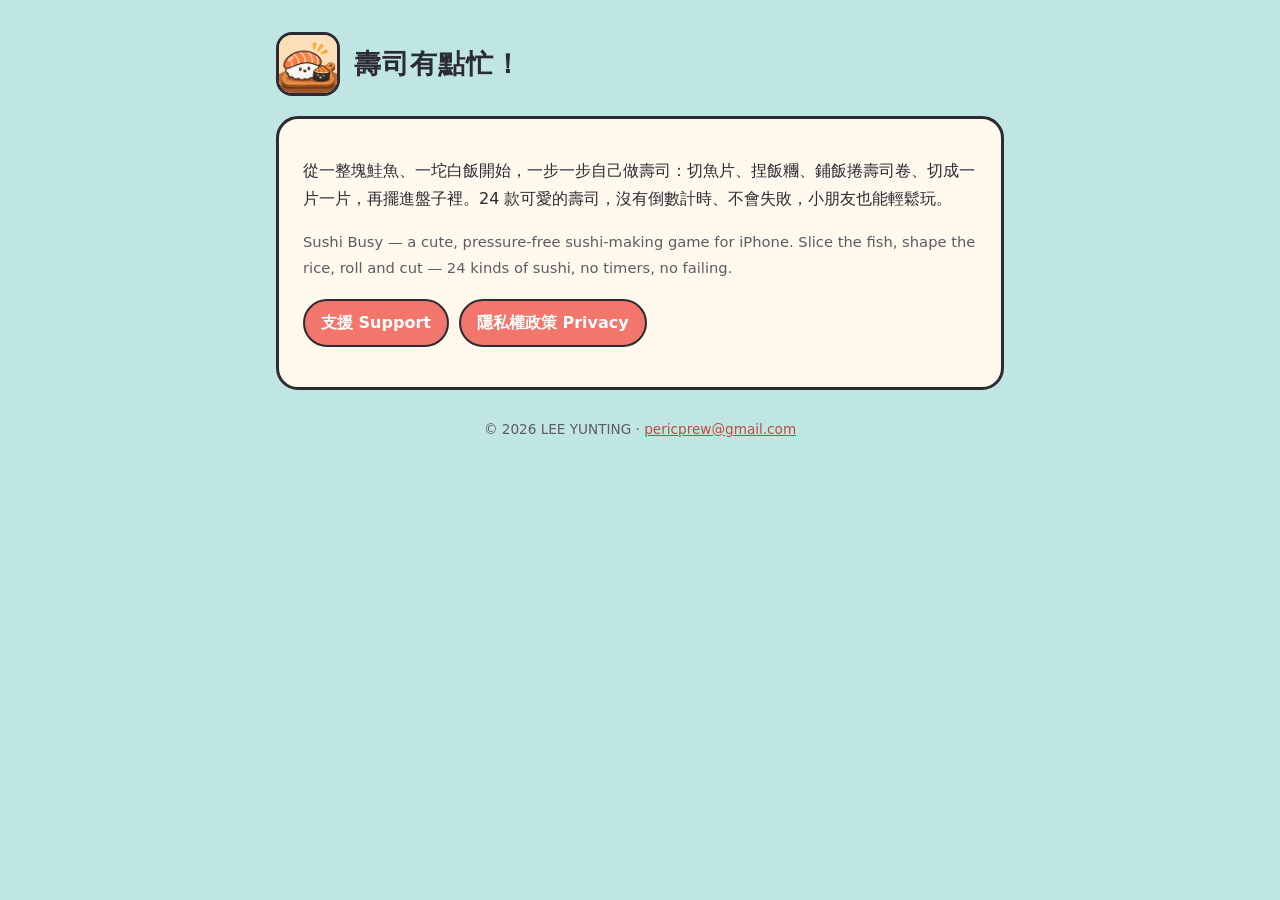
<file: index.html>
<!doctype html>
<html lang="zh-Hant">
<head>
<meta charset="utf-8"><meta name="viewport" content="width=device-width,initial-scale=1">
<title>壽司有點忙！</title>
<meta name="description" content="壽司有點忙！— 一步一步自己做壽司的可愛小遊戲。">
<link rel="stylesheet" href="/style.css">
</head>
<body><div class="wrap">
<header><img src="/icon.png" alt=""><h1>壽司有點忙！</h1></header>
<div class="card">
<p>從一整塊鮭魚、一坨白飯開始，一步一步自己做壽司：切魚片、捏飯糰、鋪飯捲壽司卷、切成一片一片，再擺進盤子裡。24 款可愛的壽司，沒有倒數計時、不會失敗，小朋友也能輕鬆玩。</p>
<p class="muted">Sushi Busy — a cute, pressure-free sushi-making game for iPhone. Slice the fish, shape the rice, roll and cut — 24 kinds of sushi, no timers, no failing.</p>
<nav><a href="/support/">支援 Support</a><a href="/privacy/">隱私權政策 Privacy</a></nav>
</div>
<footer>© 2026 LEE YUNTING · <a href="mailto:pericprew@gmail.com">pericprew@gmail.com</a></footer>
</div></body></html>
</file>
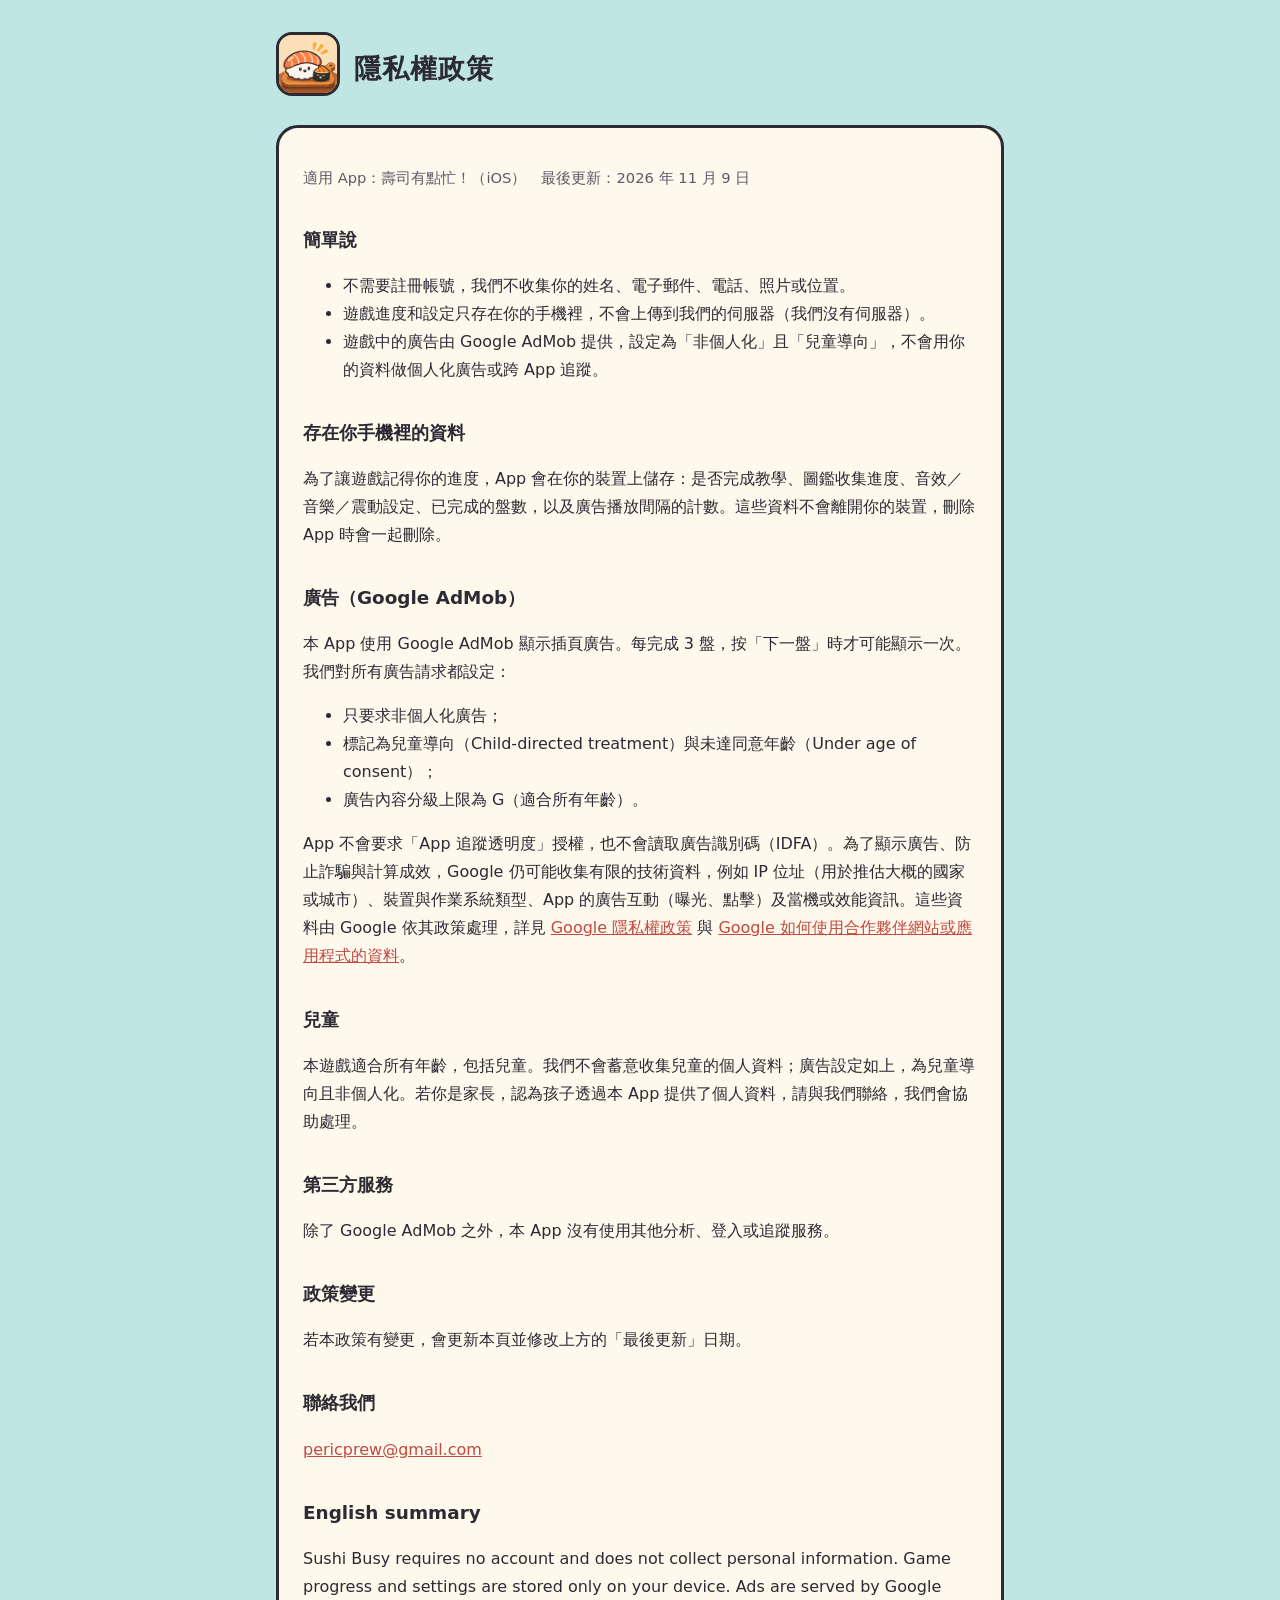
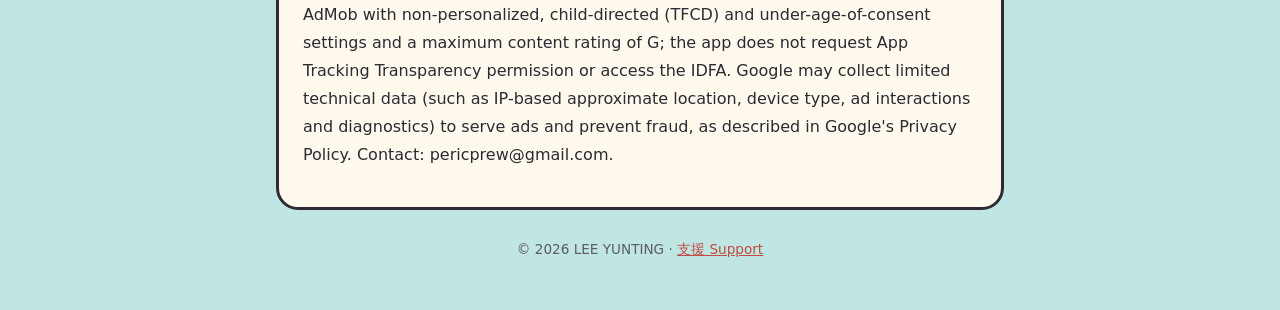
<file: privacy/index.html>
<!doctype html>
<html lang="zh-Hant">
<head>
<meta charset="utf-8"><meta name="viewport" content="width=device-width,initial-scale=1">
<title>隱私權政策 — 壽司有點忙！</title>
<link rel="stylesheet" href="/style.css">
</head>
<body><div class="wrap">
<header><a href="/"><img src="/icon.png" alt=""></a><h1>隱私權政策</h1></header>
<div class="card">
<p class="muted">適用 App：壽司有點忙！（iOS）　最後更新：2026 年 11 月 9 日</p>

<h2>簡單說</h2>
<ul>
<li>不需要註冊帳號，我們不收集你的姓名、電子郵件、電話、照片或位置。</li>
<li>遊戲進度和設定只存在你的手機裡，不會上傳到我們的伺服器（我們沒有伺服器）。</li>
<li>遊戲中的廣告由 Google AdMob 提供，設定為「非個人化」且「兒童導向」，不會用你的資料做個人化廣告或跨 App 追蹤。</li>
</ul>

<h2>存在你手機裡的資料</h2>
<p>為了讓遊戲記得你的進度，App 會在你的裝置上儲存：是否完成教學、圖鑑收集進度、音效／音樂／震動設定、已完成的盤數，以及廣告播放間隔的計數。這些資料不會離開你的裝置，刪除 App 時會一起刪除。</p>

<h2>廣告（Google AdMob）</h2>
<p>本 App 使用 Google AdMob 顯示插頁廣告。每完成 3 盤，按「下一盤」時才可能顯示一次。我們對所有廣告請求都設定：</p>
<ul>
<li>只要求非個人化廣告；</li>
<li>標記為兒童導向（Child-directed treatment）與未達同意年齡（Under age of consent）；</li>
<li>廣告內容分級上限為 G（適合所有年齡）。</li>
</ul>
<p>App 不會要求「App 追蹤透明度」授權，也不會讀取廣告識別碼（IDFA）。為了顯示廣告、防止詐騙與計算成效，Google 仍可能收集有限的技術資料，例如 IP 位址（用於推估大概的國家或城市）、裝置與作業系統類型、App 的廣告互動（曝光、點擊）及當機或效能資訊。這些資料由 Google 依其政策處理，詳見 <a href="https://policies.google.com/privacy">Google 隱私權政策</a> 與 <a href="https://policies.google.com/technologies/partner-sites">Google 如何使用合作夥伴網站或應用程式的資料</a>。</p>

<h2>兒童</h2>
<p>本遊戲適合所有年齡，包括兒童。我們不會蓄意收集兒童的個人資料；廣告設定如上，為兒童導向且非個人化。若你是家長，認為孩子透過本 App 提供了個人資料，請與我們聯絡，我們會協助處理。</p>

<h2>第三方服務</h2>
<p>除了 Google AdMob 之外，本 App 沒有使用其他分析、登入或追蹤服務。</p>

<h2>政策變更</h2>
<p>若本政策有變更，會更新本頁並修改上方的「最後更新」日期。</p>

<h2>聯絡我們</h2>
<p><a href="mailto:pericprew@gmail.com">pericprew@gmail.com</a></p>

<h2>English summary</h2>
<p>Sushi Busy requires no account and does not collect personal information. Game progress and settings are stored only on your device. Ads are served by Google AdMob with non-personalized, child-directed (TFCD) and under-age-of-consent settings and a maximum content rating of G; the app does not request App Tracking Transparency permission or access the IDFA. Google may collect limited technical data (such as IP-based approximate location, device type, ad interactions and diagnostics) to serve ads and prevent fraud, as described in Google's Privacy Policy. Contact: pericprew@gmail.com.</p>
</div>
<footer>© 2026 LEE YUNTING · <a href="/support/">支援 Support</a></footer>
</div></body></html>
</file>
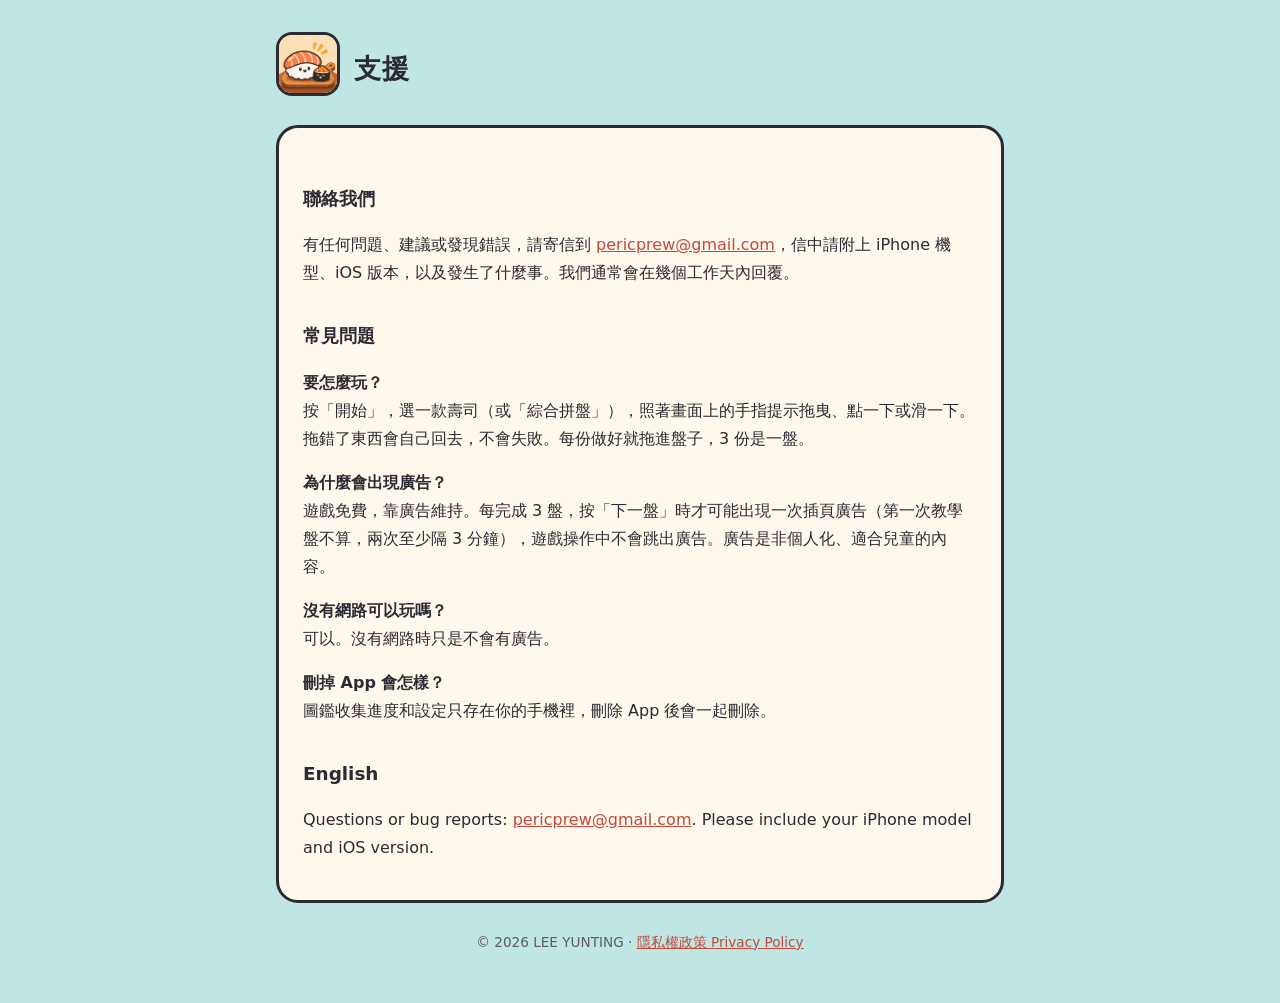
<file: support/index.html>
<!doctype html>
<html lang="zh-Hant">
<head>
<meta charset="utf-8"><meta name="viewport" content="width=device-width,initial-scale=1">
<title>支援 — 壽司有點忙！</title>
<link rel="stylesheet" href="/style.css">
</head>
<body><div class="wrap">
<header><a href="/"><img src="/icon.png" alt=""></a><h1>支援</h1></header>
<div class="card">
<h2>聯絡我們</h2>
<p>有任何問題、建議或發現錯誤，請寄信到 <a href="mailto:pericprew@gmail.com">pericprew@gmail.com</a>，信中請附上 iPhone 機型、iOS 版本，以及發生了什麼事。我們通常會在幾個工作天內回覆。</p>

<h2>常見問題</h2>
<p><strong>要怎麼玩？</strong><br>按「開始」，選一款壽司（或「綜合拼盤」），照著畫面上的手指提示拖曳、點一下或滑一下。拖錯了東西會自己回去，不會失敗。每份做好就拖進盤子，3 份是一盤。</p>
<p><strong>為什麼會出現廣告？</strong><br>遊戲免費，靠廣告維持。每完成 3 盤，按「下一盤」時才可能出現一次插頁廣告（第一次教學盤不算，兩次至少隔 3 分鐘），遊戲操作中不會跳出廣告。廣告是非個人化、適合兒童的內容。</p>
<p><strong>沒有網路可以玩嗎？</strong><br>可以。沒有網路時只是不會有廣告。</p>
<p><strong>刪掉 App 會怎樣？</strong><br>圖鑑收集進度和設定只存在你的手機裡，刪除 App 後會一起刪除。</p>

<h2>English</h2>
<p>Questions or bug reports: <a href="mailto:pericprew@gmail.com">pericprew@gmail.com</a>. Please include your iPhone model and iOS version.</p>
</div>
<footer>© 2026 LEE YUNTING · <a href="/privacy/">隱私權政策 Privacy Policy</a></footer>
</div></body></html>
</file>
<file: style.css>
:root{--bg:#BFE6E3;--card:#FFF8EC;--ink:#2C2A33;--soft:#5E5A66;--coral:#F2766B;--line:#2C2A33}
*{box-sizing:border-box}
body{margin:0;background:var(--bg);color:var(--ink);font-family:"Noto Sans TC","PingFang TC","Microsoft JhengHei",system-ui,sans-serif;line-height:1.75}
.wrap{max-width:760px;margin:0 auto;padding:32px max(16px,env(safe-area-inset-left)) 48px}
header{display:flex;align-items:center;gap:14px;margin-bottom:20px}
header img{width:64px;height:64px;border-radius:16px;border:3px solid var(--line)}
header a{color:inherit;text-decoration:none}
h1{font-size:1.7rem;margin:0;letter-spacing:.04em}
h2{font-size:1.15rem;margin:1.8em 0 .4em}
.card{background:var(--card);border:3px solid var(--line);border-radius:22px;padding:22px 24px}
p,li{color:var(--ink)} .muted{color:var(--soft);font-size:.92rem}
a{color:#C24A40}
nav{display:flex;gap:10px;flex-wrap:wrap;margin:18px 0}
nav a{background:var(--coral);color:#fff;font-weight:800;text-decoration:none;padding:8px 16px;border-radius:999px;border:2px solid var(--line)}
footer{margin-top:28px;color:var(--soft);font-size:.85rem;text-align:center}
</file>
